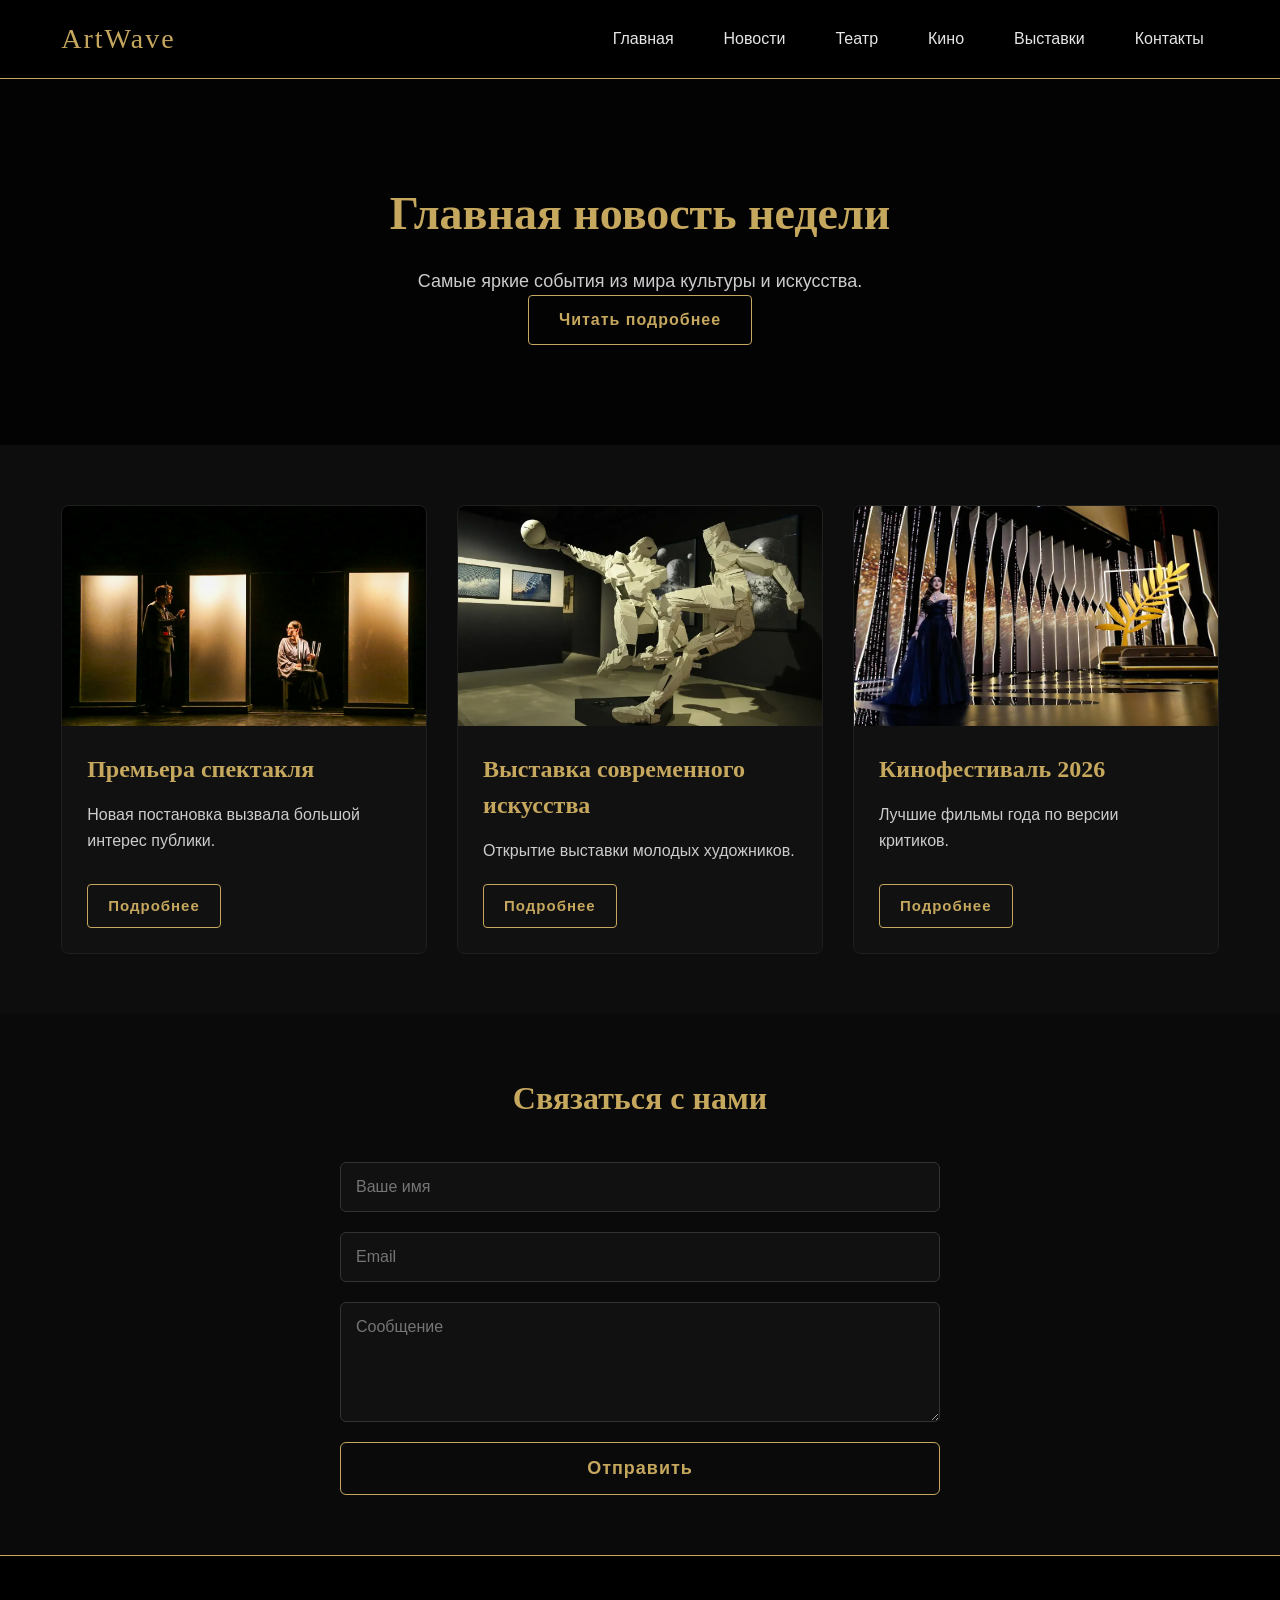
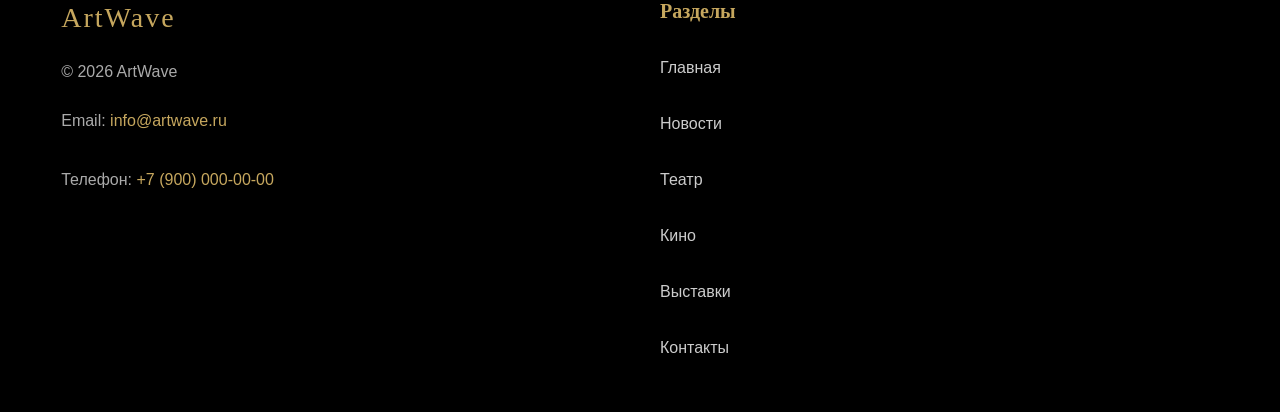
<file: index.html>
<!DOCTYPE html>
<html lang="ru">
<head>
    <meta charset="UTF-8">
    <meta name="viewport" content="width=device-width, initial-scale=1.0">
    <title>ArtWave — Новости культуры и искусства</title>
    <link rel="stylesheet" href="style.css">
     <link rel"=icon" type"=image/svg+xml" href"=favicon.svg">
    <meta property="og:title" content="ArtWave — Новости культуры и искусства">
    <meta property="og:description" content="Актуальные новости театра, кино и выставок. Обзоры событий, премьеры, интервью.">
    <meta property="og:image" content="images/выст.webp">
    <meta property="og:url" content="index.html">
    <meta property="og:type" content="website">
    <meta property="og:site_name" content="ArtWave">
    <meta property="og:locale" content="ru_RU">
<!-- Google tag (gtag.js) -->
<script async src="https://www.googletagmanager.com/gtag/js?id=G-Y18F6R3D1X"></script>
<script>
  window.dataLayer = window.dataLayer || [];
  function gtag(){dataLayer.push(arguments);}
  gtag('js', new Date());

  gtag('config', 'G-Y18F6R3D1X');
</script>
    <!-- СТРУКТУРИРОВАННЫЕ ДАННЫЕ (JSON-LD) -->
    <script type="application/ld+json">
    {
      "@context": "https://schema.org",
      "@type": "LocalBusiness",
      "name": "ArtWave",
      "description": "Новостной портал о культуре и искусстве: театр, кино, выставки.",
      "url": "index.html",
      "logo": "images/logo.png",
      "image": "images/выст.webp",
      "telephone": "+7-900-000-00-00",
      "email": "info@artwave.ru",
      "address": {
        "@type": "PostalAddress",
        "addressLocality": "Москва",
        "addressCountry": "RU"
      },
      "openingHoursSpecification": [
        {
          "@type": "OpeningHoursSpecification",
          "dayOfWeek": ["Monday", "Tuesday", "Wednesday", "Thursday", "Friday"],
          "opens": "09:00",
          "closes": "18:00"
        }
      ],
      "sameAs": [
        "https://vk.com/artwave",
        "https://t.me/artwave"
      ]
    }
    </script>
</head>
<body>

<!-- Yandex.Metrika counter -->
<script type="text/javascript">
    (function(m,e,t,r,i,k,a){
        m[i]=m[i]||function(){(m[i].a=m[i].a||[]).push(arguments)};
        m[i].l=1*new Date();
        for (var j = 0; j < document.scripts.length; j++) {if (document.scripts[j].src === r) { return; }}
        k=e.createElement(t),a=e.getElementsByTagName(t)[0],k.async=1,k.src=r,a.parentNode.insertBefore(k,a)
    })(window, document,'script','https://mc.yandex.ru/metrika/tag.js?id=108261223', 'ym');

    ym(108261223, 'init', {ssr:true, webvisor:true, clickmap:true, ecommerce:"dataLayer", referrer: document.referrer, url: location.href, accurateTrackBounce:true, trackLinks:true});
</script>
<noscript><div><img src="https://mc.yandex.ru/watch/108261223" style="position:absolute; left:-9999px;" alt="" /></div></noscript>
<!-- /Yandex.Metrika counter -->



<header>
    <div class="container header-container">
        <a href="index.html" class="logo">ArtWave</a>
        
        <!-- Кнопка-бургер (появляется на мобильных) -->
        <button class="burger-menu" id="burger-menu" aria-label="Меню" aria-expanded="false">
            <span></span>
            <span></span>
            <span></span>
        </button>

        <!-- Навигация (будет скрыта на мобильных по умолчанию) -->
        <nav class="main-nav" id="main-nav">
            <ul class="nav-menu">
                <li><a href="index.html">Главная</a></li>
                <li><a href="article.html">Новости</a></li>
                <li><a href="theatre.html">Театр</a></li>
                <li><a href="cinema.html">Кино</a></li>
                <li><a href="exhibition.html">Выставки</a></li>
                <li><a href="#contacts">Контакты</a></li>
            </ul>
        </nav>
    </div>
</header>

<main>

<section class="hero">
    <div class="container">
        <h2>Главная новость недели</h2>
        <p>Самые яркие события из мира культуры и искусства.</p>
        <a href="article.html" class="btn">Читать подробнее</a>
    </div>
</section>

<section class="articles">
    <div class="container grid">
        
        <!-- Карточка 1: Театр-->
        <article class="card">
            <img srcset="Постановка.jpg 320w,
                         Постановка.jpg 480w,
                         Постановка.jpg 800w"
                 sizes="(max-width: 320px) 280px,
                        (max-width: 480px) 440px,
                        800px"
                 src="Постановка.jpg"
                 alt="Театральная постановка"
                 loading="lazy"
                 class="lazy-image">
            <div class="card-content">
                <h3>Премьера спектакля</h3>
                <p>Новая постановка вызвала большой интерес публики.</p>
                <a href="theatre.html" class="btn-small">Подробнее</a>
            </div>
        </article>

        <!-- Карточка 2: Выставка -->
        <article class="card">
            <img srcset="Выставка.webp 320w,
                         Выставка.webp 480w,
                         Выставка.webp 800w"
                 sizes="(max-width: 320px) 280px,
                        (max-width: 480px) 440px,
                        800px"
                 src="Выставка.webp"
                 alt="Выставка искусства"
                 loading="lazy"
                 class="lazy-image">
            <div class="card-content">
                <h3>Выставка современного искусства</h3>
                <p>Открытие выставки молодых художников.</p>
                <a href="exhibition.html" class="btn-small">Подробнее</a>
            </div>
        </article>

        <!-- Карточка 3: Кино-->
        <article class="card">
            <img srcset="Кинофестиваль.webp 320w,
                         Кинофестиваль.webp 480w,
                         Кинофестиваль.webp 800w"
                 sizes="(max-width: 320px) 280px,
                        (max-width: 480px) 440px,
                        800px"
                 src="Кинофестиваль.webp"
                 alt="Кинофестиваль"
                 loading="lazy"
                 class="lazy-image">
            <div class="card-content">
                <h3>Кинофестиваль 2026</h3>
                <p>Лучшие фильмы года по версии критиков.</p>
                <a href="cinema.html" class="btn-small">Подробнее</a>
            </div>
        </article>
        
    </div>
</section>

<section class="contact">
    <div class="container">
        <h2>Связаться с нами</h2>
        <form>
            <input type="text" placeholder="Ваше имя" required>
            <input type="email" placeholder="Email" required>
            <textarea placeholder="Сообщение" required></textarea>
            <button type="submit">Отправить</button>
        </form>
    </div>
</section>

</main>

<footer id="contacts">
    <div class="container">
        <div class="footer-grid" itemscope itemtype="https://schema.org/Organization">
           
            <div class="footer-contacts">
                <div class="footer-logo">
                    <a href="index.html" class="logo">ArtWave</a>
                </div>
                
                <p>© 2026 <span itemprop="name">ArtWave</span></p>
                <p>Email: <a href="mailto:info@artwave.ru" itemprop="email">info@artwave.ru</a></p>
                <p>Телефон: <a href="tel:+79000000000" itemprop="telephone">+7 (900) 000-00-00</a></p>
                
                <meta itemprop="openingHours" content="Mo-Fr 09:00-18:00">
                <meta itemprop="address" content="Москва, Россия">
            </div>
            
            <div class="footer-menu">
                <h4>Разделы</h4>
                <ul>
                    <li><a href="index.html">Главная</a></li>
                    <li><a href="article.html">Новости</a></li>
                    <li><a href="theatre.html">Театр</a></li>
                    <li><a href="cinema.html">Кино</a></li>
                    <li><a href="exhibition.html">Выставки</a></li>
                    <li><a href="#contacts">Контакты</a></li>
                </ul>
            </div>
        </div>
    </div>
</footer>

<!-- СКРИПТЫ -->
<script>
    // Поддержка lazy loading для старых браузеров
    if ('loading' in HTMLImageElement.prototype) {
        const images = document.querySelectorAll('img[loading="lazy"]');
        images.forEach(img => {
            img.src = img.src;
        });
    } else {
        const script = document.createElement('script');
        script.src = 'https://cdnjs.cloudflare.com/ajax/libs/lazysizes/5.3.2/lazysizes.min.js';
        document.body.appendChild(script);
    }
</script>
 <script>
    document.addEventListener('DOMContentLoaded', function() {
        const burger = document.getElementById('burger-menu');
        const nav = document.getElementById('main-nav');

        if (burger && nav) {
            burger.addEventListener('click', function() {
              
                nav.classList.toggle('active');
                burger.classList.toggle('active');
                
              
                const isExpanded = burger.classList.contains('active');
                burger.setAttribute('aria-expanded', isExpanded);
            });

    
            const navLinks = nav.querySelectorAll('a');
            navLinks.forEach(link => {
                link.addEventListener('click', () => {
                    nav.classList.remove('active');
                    burger.classList.remove('active');
                    burger.setAttribute('aria-expanded', 'false');
                });
            });

          
        }
    });
</script>

</body>
</html>
</file>
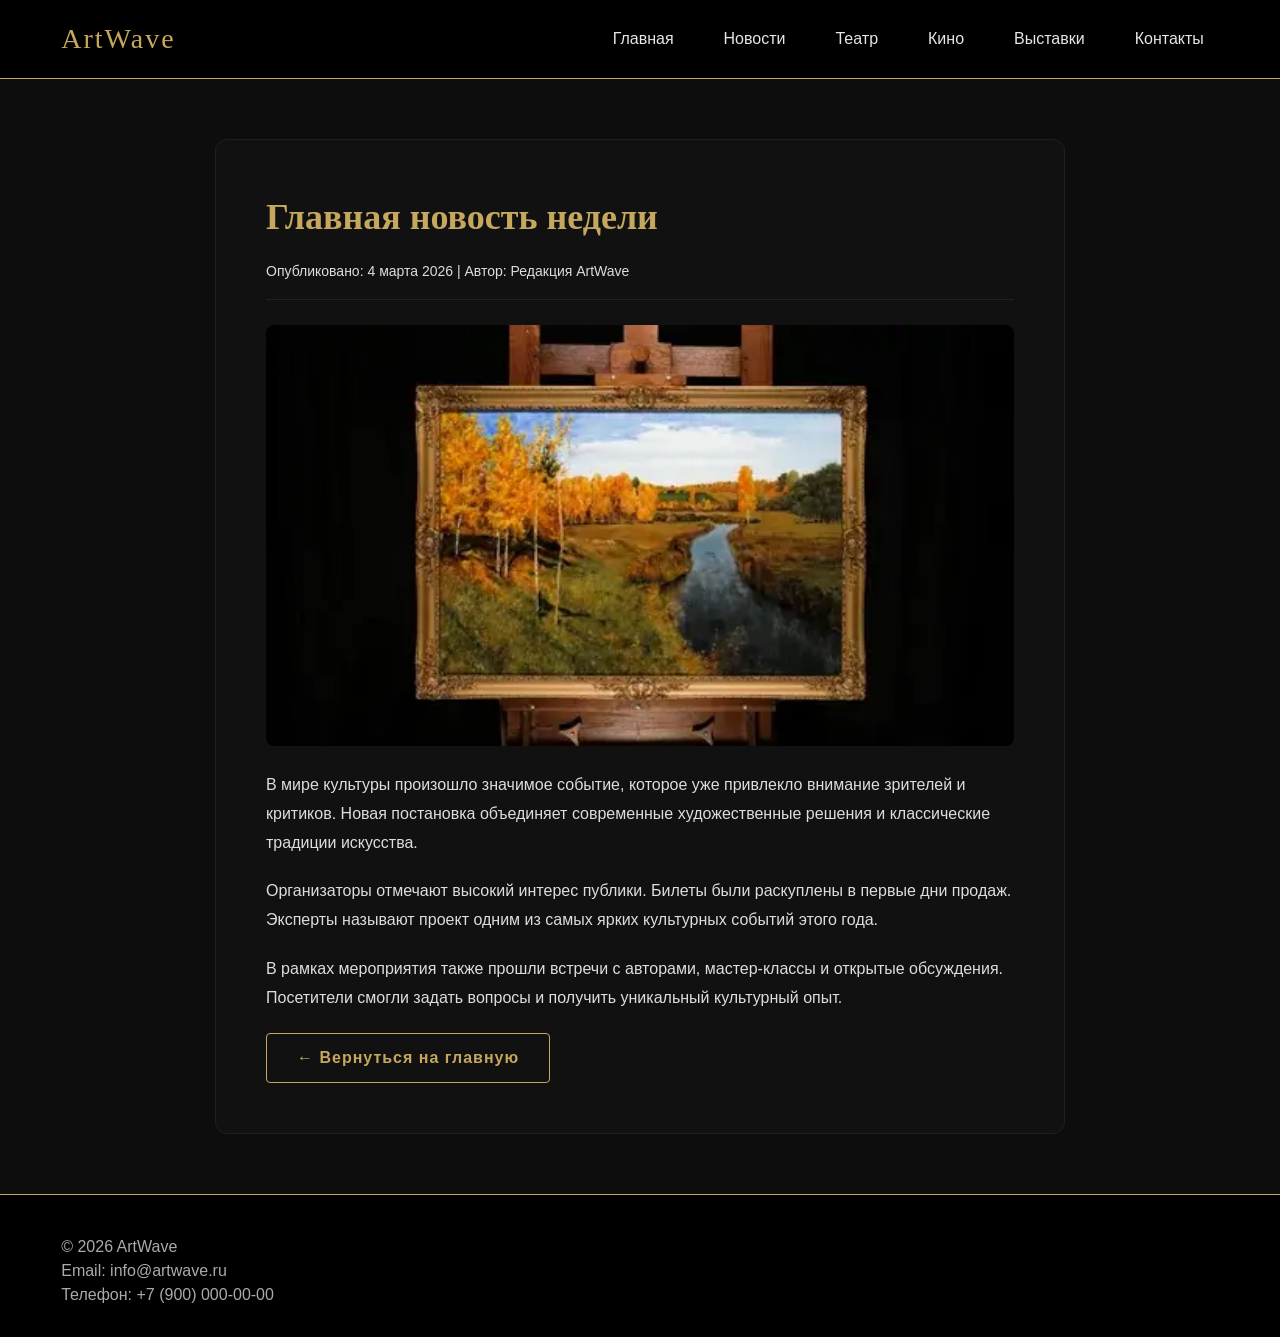
<file: article.html>
<!DOCTYPE html>
<html lang="ru">
<head>
    <meta charset="UTF-8">
    <meta name="viewport" content="width=device-width, initial-scale=1.0">
    <title>Главная новость недели — ArtWave</title>
    <link rel="stylesheet" href="style.css">
    <link rel"=icon" type"=image/svg+xml" href"=favicon.svg">
    <meta property="og:title" content="Главная новость недели: подробности | ArtWave">
    <meta property="og:description" content="Читайте подробности главного культурного события недели: репортаж, мнения критиков, фото.">
    <meta property="og:image" content="http://127.0.0.1:5500/images/кар.webp">
    <meta property="og:url" content="http://127.0.0.1:5500/article.html">
    <meta property="og:type" content="article">
    <meta property="og:site_name" content="ArtWave">
    <meta property="og:locale" content="ru_RU">
    <meta property="article:published_time" content="2026-03-04">
    <meta property="article:author" content="Редакция ArtWave">
</head>
<body>

<header>
    <div class="container header-container">
        <a href="index.html" class="logo">ArtWave</a>
        
        <!-- Кнопка-бургер (появляется на мобильных) -->
        <button class="burger-menu" id="burger-menu" aria-label="Меню" aria-expanded="false">
            <span></span>
            <span></span>
            <span></span>
        </button>

        <!-- Навигация (будет скрыта на мобильных по умолчанию) -->
        <nav class="main-nav" id="main-nav">
            <ul class="nav-menu">
                <li><a href="index.html">Главная</a></li>
                <li><a href="article.html">Новости</a></li>
                <li><a href="theatre.html">Театр</a></li>
                <li><a href="cinema.html">Кино</a></li>
                <li><a href="exhibition.html">Выставки</a></li>
                <li><a href="#contacts">Контакты</a></li>
            </ul>
        </nav>
    </div>
</header>

<main class="article-page">

    <div class="container">
            <article class="full-article" itemscope itemtype="https://schema.org/NewsArticle">
    <h1 itemprop="headline">Главная новость недели</h1>

    <p class="article-meta">
        Опубликовано: <time itemprop="datePublished" datetime="2026-03-04">4 марта 2026</time> |
        Автор: <span itemprop="author" itemscope itemtype="https://schema.org/Person">
                 <span itemprop="name">Редакция ArtWave</span>
               </span>
    </p>

   <img src="События.webp" 
     srcset="События.webp 320w,
             События.webp 480w,
             События.webp 800w,
             События.webp 1200w"
     sizes="(max-width: 320px) 300px,
            (max-width: 480px) 460px,
            (max-width: 768px) 720px,
            (max-width: 1024px) 900px,
            1200px"
     alt="Сцена с мероприятия — главная новость недели"
     class="article-image"
     loading="lazy">
   <div itemprop="articleBody">
            <p>
                В мире культуры произошло значимое событие, которое уже
                привлекло внимание зрителей и критиков. Новая постановка
                объединяет современные художественные решения и
                классические традиции искусства.
            </p>

            <p>
                Организаторы отмечают высокий интерес публики.
                Билеты были раскуплены в первые дни продаж.
                Эксперты называют проект одним из самых ярких культурных
                событий этого года.
            </p>

            <p>
                В рамках мероприятия также прошли встречи с авторами,
                мастер-классы и открытые обсуждения.
                Посетители смогли задать вопросы и получить
                уникальный культурный опыт.
            </p>

            <a href="index.html" class="btn">← Вернуться на главную</a>
</div>
        </article>

    </div>

</main>

<footer>
    <div class="container footer-container">
        <p>© 2026 ArtWave</p>
        <p>Email: info@artwave.ru</p>
        <p>Телефон: +7 (900) 000-00-00</p>
    </div>
</footer>
<script type="application/ld+json">
    {
      "@context": "https://schema.org",
      "@type": "Article",
      "headline": "Главная новость недели",
      "datePublished": "2026-03-04T12:00:00+03:00",
      "dateModified": "2026-03-04T18:30:00+03:00",
      "author": {
        "@type": "Person",
        "name": "Редакция ArtWave"
      },
      "description": "Репортаж с главного культурного события недели: подробности, мнения критиков и фотоотчет.",
      "image": {
        "@type": "ImageObject",
        "url": "http://127.0.0.1:5500/images/кар.webp",
        "caption": "Сцена с мероприятия — главная новость недели"
      },
      "articleBody": "В мире культуры произошло значимое событие, которое уже привлекло внимание зрителей и критиков. Новая постановка объединяет современные художественные решения и классические традиции искусства. Организаторы отмечают высокий интерес публики. Билеты были раскуплены в первые дни продаж. Эксперты называют проект одним из самых ярких культурных событий этого года. В рамках мероприятия также прошли встречи с авторами, мастер-классы и открытые обсуждения. Посетители смогли задать вопросы и получить уникальный культурный опыт.",
      "mainEntityOfPage": {
        "@type": "WebPage",
        "@id": "http://127.0.0.1:5500/article.html"
      }
    }
    </script>
    <script>
    document.addEventListener('DOMContentLoaded', function() {
        const burger = document.getElementById('burger-menu');
        const nav = document.getElementById('main-nav');

        if (burger && nav) {
            burger.addEventListener('click', function() {
              
                nav.classList.toggle('active');
                burger.classList.toggle('active');
                
              
                const isExpanded = burger.classList.contains('active');
                burger.setAttribute('aria-expanded', isExpanded);
            });

    
            const navLinks = nav.querySelectorAll('a');
            navLinks.forEach(link => {
                link.addEventListener('click', () => {
                    nav.classList.remove('active');
                    burger.classList.remove('active');
                    burger.setAttribute('aria-expanded', 'false');
                });
            });

          
        }
    });
</script>

</body>
</html>
</file>
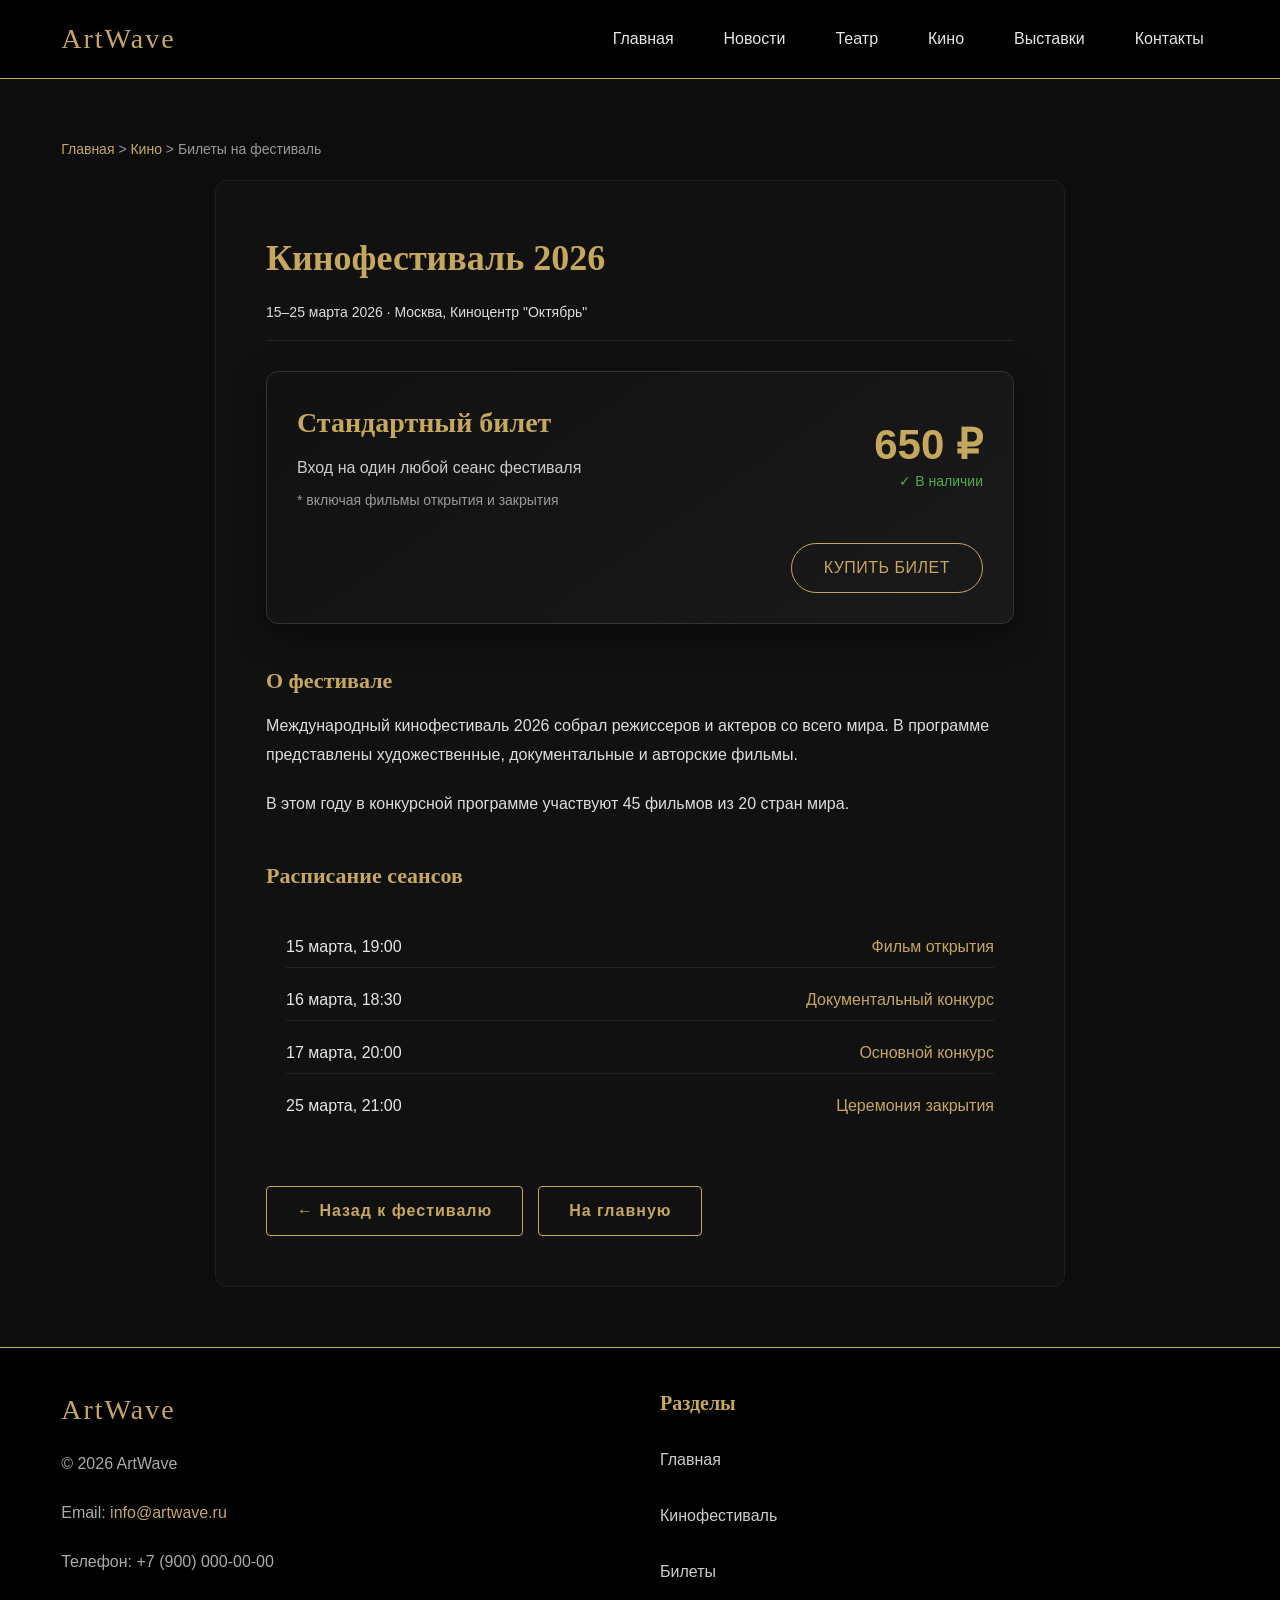
<file: cinema-ticket.html>
<!DOCTYPE html>
<html lang="ru">
<head>
    <meta charset="UTF-8">
    <meta name="viewport" content="width=device-width, initial-scale=1.0">
    <title>Билеты на Кинофестиваль 2026 — ArtWave</title>
    <link rel="stylesheet" href="style.css">
     <link rel"=icon" type"=image/svg+xml" href"=favicon.svg">
    <!-- Open Graph мета-теги -->
    <meta property="og:title" content="Билеты на Кинофестиваль 2026 | ArtWave">
    <meta property="og:description" content="Официальные билеты на показы международного кинофестиваля.">
    <meta property="og:image" content="http://127.0.0.1:5500/images/Кинофестиваль.jpg">
    <meta property="og:url" content="http://127.0.0.1:5500/cinema-ticket.html">
    <meta property="og:type" content="product">
    
    <!-- Структурированные данные для билетов -->
    <script type="application/ld+json">
    {
      "@context": "https://schema.org",
      "@type": "Product",
      "name": "Билет на Кинофестиваль 2026",
      "description": "Входной билет на один сеанс международного кинофестиваля.",
      "image": "http://127.0.0.1:5500/images/Кинофестиваль.jpg",
      "offers": {
        "@type": "Offer",
        "price": "650",
        "priceCurrency": "RUB",
        "availability": "https://schema.org/InStock",
        "url": "http://127.0.0.1:5500/cinema-ticket.html"
      },
      "aggregateRating": {
        "@type": "AggregateRating",
        "ratingValue": "4.7",
        "reviewCount": "156"
      }
    }
    </script>
</head>
<body>

<header>
    <div class="container header-container">
        <a href="index.html" class="logo">ArtWave</a>
        
        <!-- Кнопка-бургер (появляется на мобильных) -->
        <button class="burger-menu" id="burger-menu" aria-label="Меню" aria-expanded="false">
            <span></span>
            <span></span>
            <span></span>
        </button>

        <!-- Навигация (будет скрыта на мобильных по умолчанию) -->
        <nav class="main-nav" id="main-nav">
            <ul class="nav-menu">
                <li><a href="index.html">Главная</a></li>
                <li><a href="article.html">Новости</a></li>
                <li><a href="theatre.html">Театр</a></li>
                <li><a href="cinema.html">Кино</a></li>
                <li><a href="exhibition.html">Выставки</a></li>
                <li><a href="#contacts">Контакты</a></li>
            </ul>
        </nav>
    </div>
</header>

<main class="article-page">
    <div class="container">
        <!-- Хлебные крошки -->
        <div style="margin-bottom: 20px; color: #999; font-size: 14px;">
            <a href="index.html" style="color: #c6a75e; text-decoration: none;">Главная</a> > 
            <a href="cinema.html" style="color: #c6a75e; text-decoration: none;">Кино</a> > 
            <span>Билеты на фестиваль</span>
        </div>
        
        <article class="full-article">
            <h1>Кинофестиваль 2026</h1>
            <p class="article-meta">15–25 марта 2026 · Москва, Киноцентр "Октябрь"</p>

          

            <!-- Один вариант билета -->
            <div style="background: linear-gradient(145deg, #111111, #1a1a1a); border: 1px solid #333; border-radius: 12px; padding: 30px; margin: 30px 0; box-shadow: 0 10px 30px rgba(0,0,0,0.5);">
                
                <div style="display: flex; justify-content: space-between; align-items: center; flex-wrap: wrap;">
                    <div>
                        <h2 style="color: #c6a75e; margin: 0 0 10px 0; font-size: 28px;">Стандартный билет</h2>
                        <p style="color: #ccc; margin: 0; font-size: 16px;">Вход на один любой сеанс фестиваля</p>
                        <p style="color: #999; margin: 5px 0 0 0; font-size: 14px;">* включая фильмы открытия и закрытия</p>
                    </div>
                    <div style="text-align: right;">
                        <div style="font-size: 42px; color: #c6a75e; font-weight: 700; line-height: 1;">650 ₽</div>
                        <div style="color: #4caf50; font-size: 14px; margin-top: 5px;">✓ В наличии</div>
                    </div>
                </div>
                
                <!-- Маленькая красивая кнопка -->
                <div style="margin-top: 30px; text-align: right;">
                    <a href="#" onclick="alert('Билет добавлен в корзину'); return false;" style="
                        display: inline-block;
                        background-color: transparent;
                        color: #c6a75e;
                        border: 1px solid #c6a75e;
                        padding: 12px 32px;
                        font-size: 16px;
                        font-weight: 500;
                        letter-spacing: 0.5px;
                        text-transform: uppercase;
                        text-decoration: none;
                        border-radius: 30px;
                        transition: all 0.3s ease;
                        cursor: pointer;
                        " 
                        onmouseover="this.style.backgroundColor='#c6a75e'; this.style.color='#000';"
                        onmouseout="this.style.backgroundColor='transparent'; this.style.color='#c6a75e';">
                        Купить билет
                    </a>
                </div>
            </div>

            <!-- Информация о фестивале -->
            <div style="margin: 40px 0;">
                <h3 style="color: #c6a75e; margin-bottom: 15px;">О фестивале</h3>
                <p>Международный кинофестиваль 2026 собрал режиссеров и актеров со всего мира. В программе представлены художественные, документальные и авторские фильмы.</p>
                <p>В этом году в конкурсной программе участвуют 45 фильмов из 20 стран мира.</p>
            </div>

            <!-- Расписание -->
            <h3 style="color: #c6a75e; margin: 30px 0 15px 0;">Расписание сеансов</h3>
            <div style="background: #111; border-radius: 8px; padding: 20px; margin-bottom: 30px;">
                <div style="display: grid; gap: 12px;">
                    <div style="display: flex; justify-content: space-between; padding: 8px 0; border-bottom: 1px solid #222;">
                        <span>15 марта, 19:00</span>
                        <span style="color: #c6a75e;">Фильм открытия</span>
                    </div>
                    <div style="display: flex; justify-content: space-between; padding: 8px 0; border-bottom: 1px solid #222;">
                        <span>16 марта, 18:30</span>
                        <span style="color: #c6a75e;">Документальный конкурс</span>
                    </div>
                    <div style="display: flex; justify-content: space-between; padding: 8px 0; border-bottom: 1px solid #222;">
                        <span>17 марта, 20:00</span>
                        <span style="color: #c6a75e;">Основной конкурс</span>
                    </div>
                    <div style="display: flex; justify-content: space-between; padding: 8px 0;">
                        <span>25 марта, 21:00</span>
                        <span style="color: #c6a75e;">Церемония закрытия</span>
                    </div>
                </div>
            </div>

            <!-- Навигация -->
            <div style="margin-top: 40px; display: flex; gap: 15px;">
                <a href="cinema.html" class="btn" style="border-color: #c6a75e; color: #c6a75e;">← Назад к фестивалю</a>
                <a href="index.html" class="btn" style="border-color: #c6a75e; color: #c6a75e;">На главную</a>
            </div>
        </article>
    </div>
</main>

<footer id="contacts">
    <div class="container footer-container">
        <div class="footer-grid">
            <div class="footer-contacts">
                <div class="footer-logo">
                    <a href="index.html" class="logo">ArtWave</a>
                </div>
                <p>© 2026 ArtWave</p>
                <p>Email: <a href="mailto:info@artwave.ru">info@artwave.ru</a></p>
                <p>Телефон: +7 (900) 000-00-00</p>
            </div>
            
            <div class="footer-menu">
                <h4>Разделы</h4>
                <ul>
                    <li><a href="index.html">Главная</a></li>
                    <li><a href="cinema.html">Кинофестиваль</a></li>
                    <li><a href="cinema-ticket.html">Билеты</a></li>
                </ul>
            </div>
        </div>
    </div>
</footer>
 <script>
    document.addEventListener('DOMContentLoaded', function() {
        const burger = document.getElementById('burger-menu');
        const nav = document.getElementById('main-nav');

        if (burger && nav) {
            burger.addEventListener('click', function() {
              
                nav.classList.toggle('active');
                burger.classList.toggle('active');
                
              
                const isExpanded = burger.classList.contains('active');
                burger.setAttribute('aria-expanded', isExpanded);
            });

    
            const navLinks = nav.querySelectorAll('a');
            navLinks.forEach(link => {
                link.addEventListener('click', () => {
                    nav.classList.remove('active');
                    burger.classList.remove('active');
                    burger.setAttribute('aria-expanded', 'false');
                });
            });

          
        }
    });
</script>
</body>
</html>
</file>
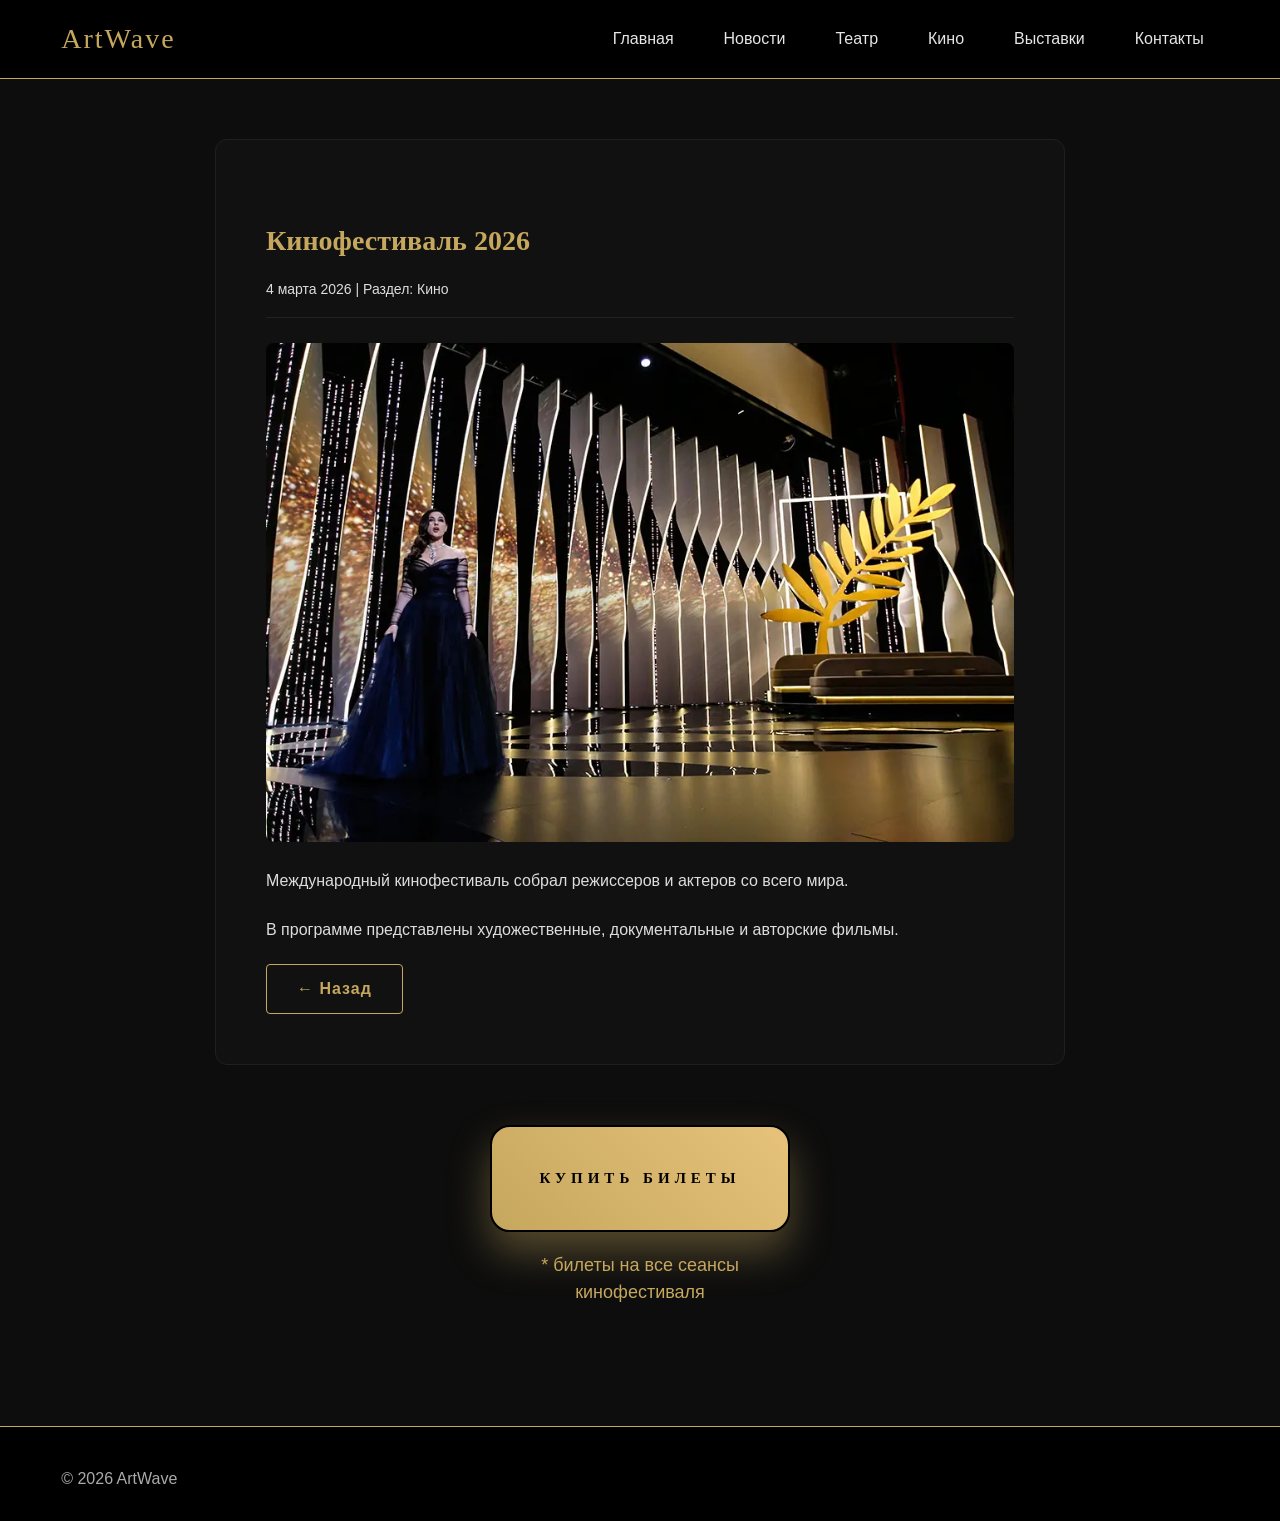
<file: cinema.html>
<!DOCTYPE html>
<html lang="ru">
<head>
    <meta charset="UTF-8">
    <meta name="viewport" content="width=device-width, initial-scale=1.0">
    <title>Кинофестиваль 2026 — ArtWave</title>
    <link rel="stylesheet" href="style.css">
     <link rel"=icon" type"=image/svg+xml" href"=favicon.svg">
    <meta property="og:title" content="Кинофестиваль 2026: итоги и победители | ArtWave">
<meta property="og:description" content="Обзор международного кинофестиваля 2026: лучшие фильмы, интервью с режиссерами.">
<meta property="og:image" content="http://127.0.0.1:5500/images/754950434963085.jpg">
<meta property="og:url" content="http://127.0.0.1:5500/cinema.html">
<meta property="og:type" content="article">
<meta property="og:site_name" content="ArtWave">
<meta property="og:locale" content="ru_RU">
<meta property="article:published_time" content="2026-03-04">
</head>
<body>

<header>
    <div class="container header-container">
        <a href="index.html" class="logo">ArtWave</a>
        
        <!-- Кнопка-бургер (появляется на мобильных) -->
        <button class="burger-menu" id="burger-menu" aria-label="Меню" aria-expanded="false">
            <span></span>
            <span></span>
            <span></span>
        </button>

        <!-- Навигация (будет скрыта на мобильных по умолчанию) -->
        <nav class="main-nav" id="main-nav">
            <ul class="nav-menu">
                <li><a href="index.html">Главная</a></li>
                <li><a href="article.html">Новости</a></li>
                <li><a href="theatre.html">Театр</a></li>
                <li><a href="cinema.html">Кино</a></li>
                <li><a href="exhibition.html">Выставки</a></li>
                <li><a href="#contacts">Контакты</a></li>
            </ul>
        </nav>
    </div>
</header>

<main class="article-page">
    <div class="container">
        <article class="full-article">
            <h2>Кинофестиваль 2026</h2>
            <p class="article-meta">4 марта 2026 | Раздел: Кино</p>

            <img src="Кинофестиваль.webp" 
                 alt="Кинофестиваль">

            <p>
                Международный кинофестиваль собрал режиссеров
                и актеров со всего мира.
            </p>

            <p>
                В программе представлены художественные,
                документальные и авторские фильмы.
            </p>

            <a href="index.html" class="btn">← Назад</a>
        </article>
    </div>
    <!-- ОГРОМНАЯ КНОПКА КУПИТЬ БИЛЕТЫ -->
<div style="margin: 60px auto; max-width: 300px; text-align: center;">
    <a href="cinema-ticket.html" style="
        display: block;
        background: linear-gradient(45deg, #c6a75e, #e6c27a);
        color: #000;
        font-size: 15px;
        font-weight: 900;
        text-transform: uppercase;
        letter-spacing: 5px;
        padding: 40px 20px;
        border-radius: 20px;
        text-decoration: none;
        box-shadow: 0 20px 40px rgba(198, 167, 94, 0.4);
        border: 2px solid #000000;
        transition: all 0.3s ease;
        font-family: 'Playfair Display', serif;
        " 
        onmouseover="this.style.transform='scale(1.02)'; this.style.boxShadow='0 30px 50px rgba(198, 167, 94, 0.6)';"
        onmouseout="this.style.transform='scale(1)'; this.style.boxShadow='0 20px 40px rgba(198, 167, 94, 0.4)';">
        КУПИТЬ БИЛЕТЫ 
    </a>
    <p style="color: #c6a75e; margin-top: 20px; font-size: 18px;">* билеты на все сеансы кинофестиваля</p>
</div>
</main>

<footer>
    <div class="container footer-container">
        <p>© 2026 ArtWave</p>
    </div>
</footer>
 <script>
    document.addEventListener('DOMContentLoaded', function() {
        const burger = document.getElementById('burger-menu');
        const nav = document.getElementById('main-nav');

        if (burger && nav) {
            burger.addEventListener('click', function() {
              
                nav.classList.toggle('active');
                burger.classList.toggle('active');
                
              
                const isExpanded = burger.classList.contains('active');
                burger.setAttribute('aria-expanded', isExpanded);
            });

    
            const navLinks = nav.querySelectorAll('a');
            navLinks.forEach(link => {
                link.addEventListener('click', () => {
                    nav.classList.remove('active');
                    burger.classList.remove('active');
                    burger.setAttribute('aria-expanded', 'false');
                });
            });

          
        }
    });
</script>

</body>
</html>
</file>
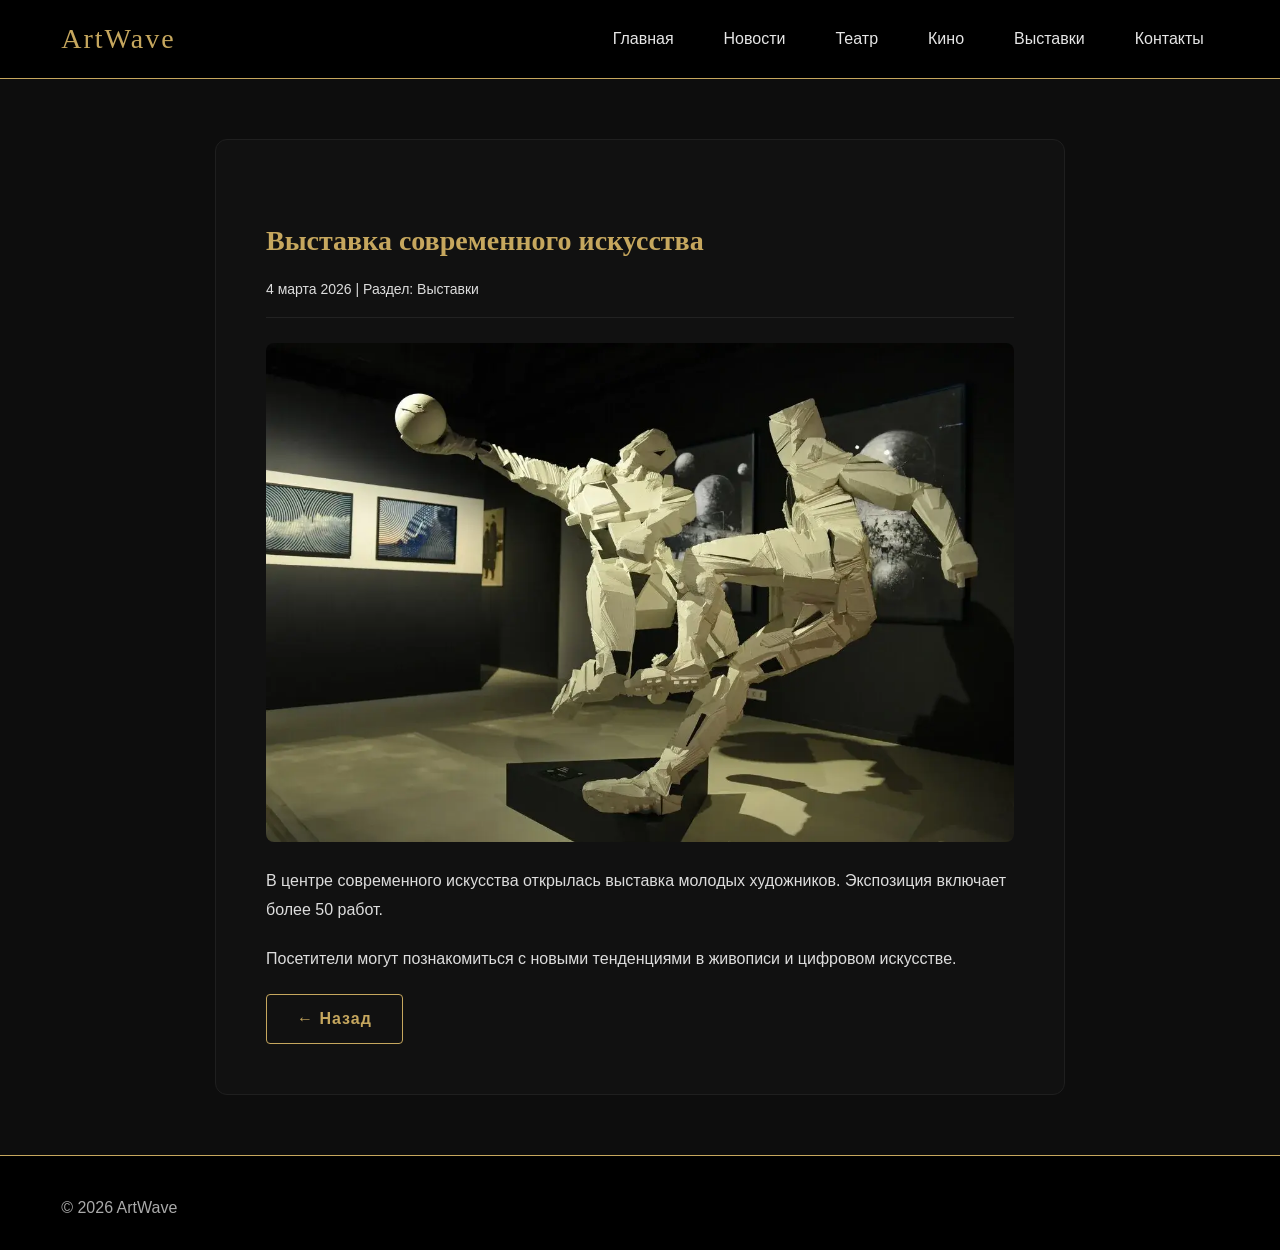
<file: exhibition.html>
<!DOCTYPE html>
<html lang="ru">
<head>
    <meta charset="UTF-8">
    <meta name="viewport" content="width=device-width, initial-scale=1.0">
    <title>Выставка современного искусства — ArtWave</title>
    <link rel="stylesheet" href="style.css">
     <link rel"=icon" type"=image/svg+xml" href"=favicon.svg">
    <meta property="og:title" content="Выставка современного искусства: молодые художники | ArtWave">
<meta property="og:description" content="Открытие выставки: работы молодых художников, новые тенденции, цифровое искусство.">
<meta property="og:image" content="http://127.0.0.1:5500/images/выст.webp">
<meta property="og:url" content="http://127.0.0.1:5500/exhibition.html">
<meta property="og:type" content="article">
<meta property="og:site_name" content="ArtWave">
<meta property="og:locale" content="ru_RU">
<meta property="article:published_time" content="2026-03-04">
</head>
<body>
<!-- Google tag (gtag.js) -->
<script async src="https://www.googletagmanager.com/gtag/js?id=G-Y18F6R3D1X"></script>
<script>
  window.dataLayer = window.dataLayer || [];
  function gtag(){dataLayer.push(arguments);}
  gtag('js', new Date());

  gtag('config', 'G-Y18F6R3D1X');
</script>
<!-- Yandex.Metrika counter -->
<script type="text/javascript">
    (function(m,e,t,r,i,k,a){
        m[i]=m[i]||function(){(m[i].a=m[i].a||[]).push(arguments)};
        m[i].l=1*new Date();
        for (var j = 0; j < document.scripts.length; j++) {if (document.scripts[j].src === r) { return; }}
        k=e.createElement(t),a=e.getElementsByTagName(t)[0],k.async=1,k.src=r,a.parentNode.insertBefore(k,a)
    })(window, document,'script','https://mc.yandex.ru/metrika/tag.js?id=108261223', 'ym');

    ym(108261223, 'init', {ssr:true, webvisor:true, clickmap:true, ecommerce:"dataLayer", referrer: document.referrer, url: location.href, accurateTrackBounce:true, trackLinks:true});
</script>
<noscript><div><img src="https://mc.yandex.ru/watch/108261223" style="position:absolute; left:-9999px;" alt="" /></div></noscript>
<!-- /Yandex.Metrika counter -->



<header>
    <div class="container header-container">
        <a href="index.html" class="logo">ArtWave</a>
        
        <!-- Кнопка-бургер (появляется на мобильных) -->
        <button class="burger-menu" id="burger-menu" aria-label="Меню" aria-expanded="false">
            <span></span>
            <span></span>
            <span></span>
        </button>

        <!-- Навигация (будет скрыта на мобильных по умолчанию) -->
        <nav class="main-nav" id="main-nav">
            <ul class="nav-menu">
                <li><a href="index.html">Главная</a></li>
                <li><a href="article.html">Новости</a></li>
                <li><a href="theatre.html">Театр</a></li>
                <li><a href="cinema.html">Кино</a></li>
                <li><a href="exhibition.html">Выставки</a></li>
                <li><a href="#contacts">Контакты</a></li>
            </ul>
        </nav>
    </div>
</header>

<main class="article-page">
    <div class="container">
        <article class="full-article">
            <h2>Выставка современного искусства</h2>
            <p class="article-meta">4 марта 2026 | Раздел: Выставки</p>

            <img src="Выставка.webp" 
                 alt="Выставка искусства">

            <p>
                В центре современного искусства открылась выставка
                молодых художников. Экспозиция включает более 50 работ.
            </p>

            <p>
                Посетители могут познакомиться с новыми тенденциями
                в живописи и цифровом искусстве.
            </p>

            <a href="index.html" class="btn">← Назад</a>
        </article>
    </div>
</main>

<footer>
    <div class="container footer-container">
        <p>© 2026 ArtWave</p>
    </div>
</footer>
 <script>
    document.addEventListener('DOMContentLoaded', function() {
        const burger = document.getElementById('burger-menu');
        const nav = document.getElementById('main-nav');

        if (burger && nav) {
            burger.addEventListener('click', function() {
              
                nav.classList.toggle('active');
                burger.classList.toggle('active');
                
              
                const isExpanded = burger.classList.contains('active');
                burger.setAttribute('aria-expanded', isExpanded);
            });

    
            const navLinks = nav.querySelectorAll('a');
            navLinks.forEach(link => {
                link.addEventListener('click', () => {
                    nav.classList.remove('active');
                    burger.classList.remove('active');
                    burger.setAttribute('aria-expanded', 'false');
                });
            });

          
        }
    });
</script>

</body>
</html>
</file>
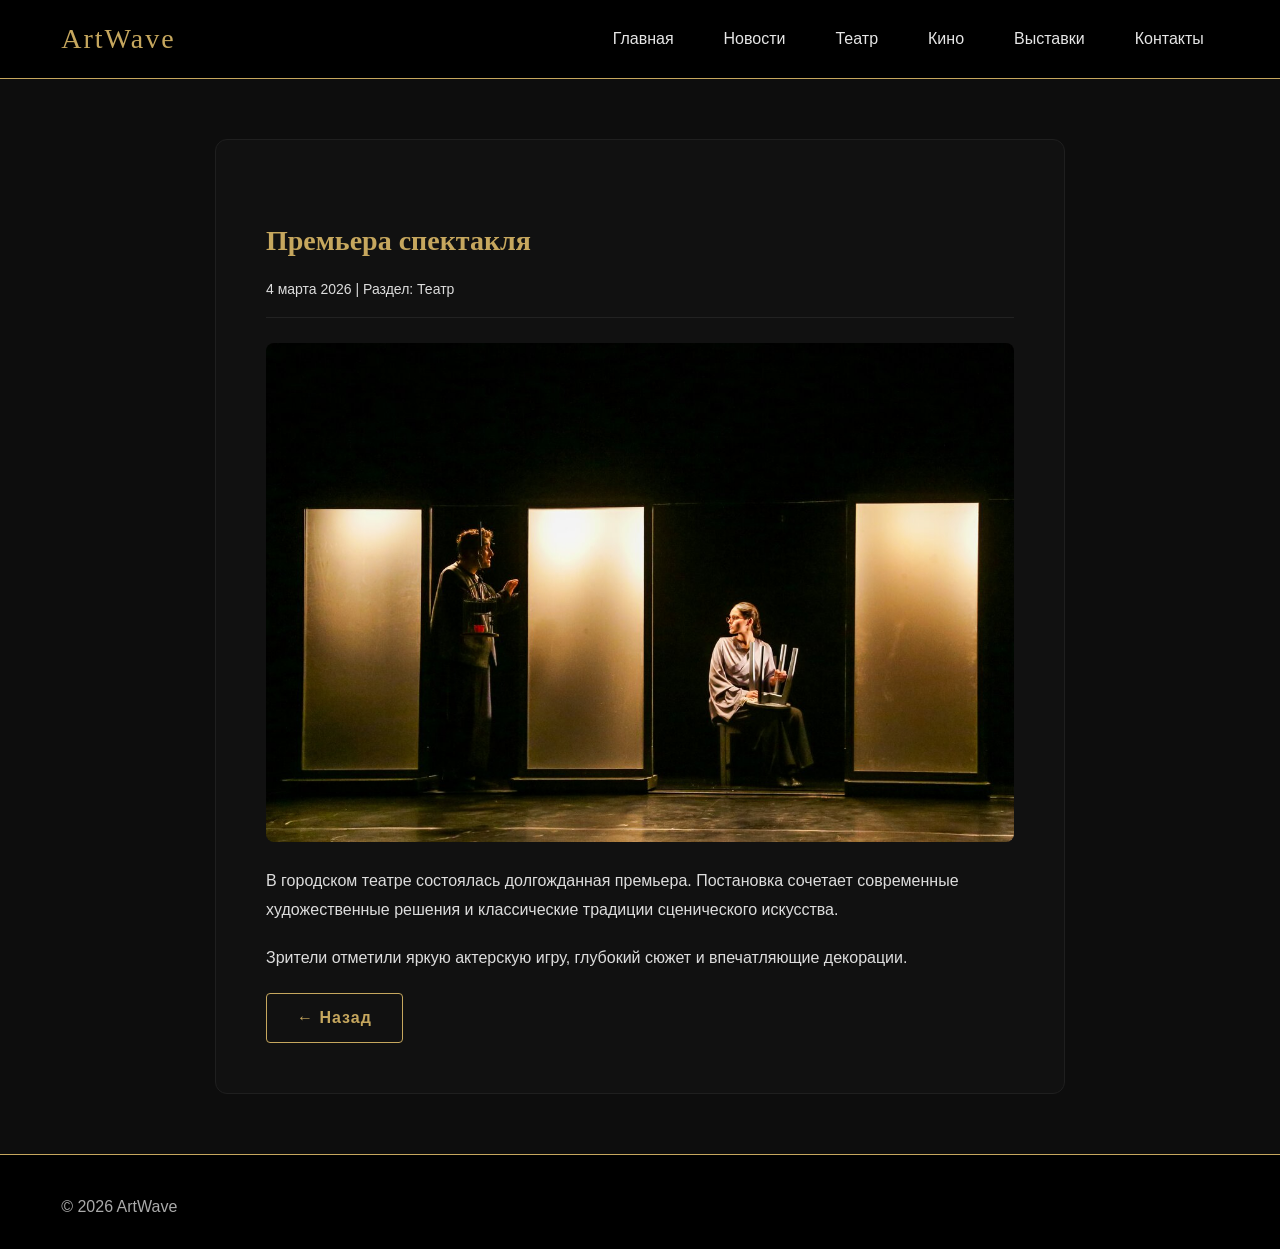
<file: theatre.html>
<!DOCTYPE html>
<html lang="ru">
<head>
    <meta charset="UTF-8">
    <meta name="viewport" content="width=device-width, initial-scale=1.0">
    <title>Премьера спектакля — ArtWave</title>
    <link rel="stylesheet" href="style.css">
     <link rel"=icon" type"=image/svg+xml" href"=favicon.svg">
    <meta property="og:title" content="Премьера спектакля в театре | ArtWave">
<meta property="og:description" content="Подробности премьеры: актерский состав, режиссер, отзывы зрителей. Фото и видео.">
<meta property="og:image" content="http://127.0.0.1:5500/images/преем.jpg">
<meta property="og:url" content="http://127.0.0.1:5500/theatre.html">
<meta property="og:type" content="article">
<meta property="og:site_name" content="ArtWave">
<meta property="og:locale" content="ru_RU">
<meta property="article:published_time" content="2026-03-04">
</head>
<body>

<header>
    <div class="container header-container">
        <a href="index.html" class="logo">ArtWave</a>
        
        <!-- Кнопка-бургер (появляется на мобильных) -->
        <button class="burger-menu" id="burger-menu" aria-label="Меню" aria-expanded="false">
            <span></span>
            <span></span>
            <span></span>
        </button>

        <!-- Навигация (будет скрыта на мобильных по умолчанию) -->
        <nav class="main-nav" id="main-nav">
            <ul class="nav-menu">
                <li><a href="index.html">Главная</a></li>
                <li><a href="article.html">Новости</a></li>
                <li><a href="theatre.html">Театр</a></li>
                <li><a href="cinema.html">Кино</a></li>
                <li><a href="exhibition.html">Выставки</a></li>
                <li><a href="#contacts">Контакты</a></li>
            </ul>
        </nav>
    </div>
</header>

<main class="article-page">
    <div class="container">
        <article class="full-article">
            <h2>Премьера спектакля</h2>
            <p class="article-meta">4 марта 2026 | Раздел: Театр</p>

            <img src="Постановка.jpg" 
                 alt="Театральная постановка">

            <p>
                В городском театре состоялась долгожданная премьера.
                Постановка сочетает современные художественные решения
                и классические традиции сценического искусства.
            </p>

            <p>
                Зрители отметили яркую актерскую игру, глубокий сюжет
                и впечатляющие декорации.
            </p>

            <a href="index.html" class="btn">← Назад</a>
        </article>
    </div>
</main>

<footer>
    <div class="container footer-container">
        <p>© 2026 ArtWave</p>
    </div>
</footer>
 <script>
    document.addEventListener('DOMContentLoaded', function() {
        const burger = document.getElementById('burger-menu');
        const nav = document.getElementById('main-nav');

        if (burger && nav) {
            burger.addEventListener('click', function() {
              
                nav.classList.toggle('active');
                burger.classList.toggle('active');
                
              
                const isExpanded = burger.classList.contains('active');
                burger.setAttribute('aria-expanded', isExpanded);
            });

    
            const navLinks = nav.querySelectorAll('a');
            navLinks.forEach(link => {
                link.addEventListener('click', () => {
                    nav.classList.remove('active');
                    burger.classList.remove('active');
                    burger.setAttribute('aria-expanded', 'false');
                });
            });

          
        }
    });
</script>
</body>
</html>
</file>
<file: style.css>
body {
    font-family: -apple-system, BlinkMacSystemFont, 'Segoe UI', Roboto, Oxygen, Ubuntu, sans-serif;
}
/* ===== СБРОС ===== */
* {
    margin: 0;
    padding: 0;
    box-sizing: border-box;
}

body {
    background-color: #0d0d0d;
    color: #e6e6e6;
    font-family: 'Montserrat', sans-serif;
    line-height: 1.5;
}

/* ===== КОНТЕЙНЕР ===== */
.container {
    width: 92%;
    max-width: 1200px;
    margin: 0 auto;
    padding: 0 10px;
}

/* ===== ИЗОБРАЖЕНИЯ ===== */
img {
    max-width: 100%;
    height: auto;
    display: block;
}

picture {
    display: block;
    width: 100%;
}

/* ===== HEADER ===== */
header {
    background: #000;
    border-bottom: 1px solid #c6a75e;
    padding: 15px 0;
    position: sticky;
    top: 0;
    z-index: 100;
}

.header-container {
    display: flex;
    justify-content: space-between;
    align-items: center;
    flex-wrap: wrap;
}

.logo {
    font-family: 'Playfair Display', serif;
    font-size: 28px;
    color: #c6a75e;
    letter-spacing: 2px;
    text-decoration: none;
    min-height: 48px;
    display: inline-flex;
    align-items: center;
}

.nav-menu {
    list-style: none;
    display: flex;
    gap: 20px;
    flex-wrap: wrap;
}

.nav-menu a {
    text-decoration: none;
    color: #e6e6e6;
    font-weight: 500;
    transition: 0.3s;
    position: relative;
    padding: 12px 15px;
    min-height: 48px;
    display: inline-flex;
    align-items: center;
    white-space: nowrap;
}

.nav-menu a:hover {
    color: #c6a75e;
}

.nav-menu a::after {
    content: "";
    position: absolute;
    width: 0%;
    height: 2px;
    bottom: 0;
    left: 50%;
    transform: translateX(-50%);
    background: #c6a75e;
    transition: 0.3s;
}

.nav-menu a:hover::after {
    width: 80%;
}

/* ===== HERO ===== */
.hero {
    padding: 100px 20px;
    text-align: center;
    background: linear-gradient(rgba(0,0,0,0.8), rgba(0,0,0,0.8)),
                url('https://images.unsplash.com/photo-1497032628192-86f99bcd76bc')
                center/cover no-repeat;
}

.hero h2 {
    font-family: 'Playfair Display', serif;
    font-size: clamp(32px, 6vw, 46px);
    color: #c6a75e;
    margin-bottom: 20px;
}

.hero p {
    color: #ccc;
    font-size: clamp(16px, 3vw, 18px);
    max-width: 600px;
    margin: 0 auto;
}

/* ===== КНОПКИ ===== */
.btn,
.btn-small,
button {
    display: inline-flex;
    align-items: center;
    justify-content: center;
    min-height: 48px;
    min-width: 48px;
    padding: 12px 30px;
    border: 1px solid #c6a75e;
    background: transparent;
    color: #c6a75e;
    text-decoration: none;
    font-weight: 600;
    letter-spacing: 1px;
    transition: all 0.3s ease;
    cursor: pointer;
    font-size: 16px;
    border-radius: 4px;
}

.btn-small {
    padding: 10px 20px;
    min-height: 44px;
    font-size: 15px;
}

.btn:hover,
.btn-small:hover,
button:hover {
    background: #c6a75e;
    color: #000;
    transform: translateY(-2px);
    box-shadow: 0 5px 15px rgba(198, 167, 94, 0.3);
}

.btn:active,
.btn-small:active,
button:active {
    transform: scale(0.98);
    opacity: 0.9;
}

/* ===== СТАТЬИ ===== */
.articles {
    padding: 60px 0;
}

.grid {
    display: grid;
    grid-template-columns: repeat(auto-fit, minmax(280px, 1fr));
    gap: 30px;
}

.card {
    background: #111;
    border: 1px solid #1f1f1f;
    transition: 0.3s;
    border-radius: 8px;
    overflow: hidden;
    display: flex;
    flex-direction: column;
}

.card:hover {
    transform: translateY(-5px);
    border-color: #c6a75e;
    box-shadow: 0 10px 30px rgba(0,0,0,0.5);
}

.card img {
    width: 100%;
    height: 220px;
    object-fit: cover;
    transition: 0.3s;
}

.card:hover img {
    transform: scale(1.05);
}

.card-content {
    padding: 25px;
    flex: 1;
    display: flex;
    flex-direction: column;
}

.card h3 {
    font-family: 'Playfair Display', serif;
    margin-bottom: 15px;
    color: #c6a75e;
    font-size: clamp(20px, 4vw, 24px);
}

.card p {
    margin-bottom: 20px;
    color: #ccc;
    line-height: 1.6;
    flex: 1;
}

.card .btn-small {
    align-self: flex-start;
    margin-top: auto;
}

/* ===== ARTICLE PAGE ===== */
.article-page {
    padding: 60px 0;
}

.full-article {
    max-width: 850px;
    margin: 0 auto;
    background: #111;
    padding: clamp(20px, 5vw, 50px);
    border: 1px solid #1f1f1f;
    border-radius: 12px;
}

.full-article h1 {
    font-family: 'Playfair Display', serif;
    color: #c6a75e;
    margin-bottom: 15px;
    font-size: clamp(24px, 5vw, 36px);
}

.full-article h2 {
    font-family: 'Playfair Display', serif;
    color: #c6a75e;
    margin: 30px 0 15px;
    font-size: clamp(20px, 4vw, 28px);
}

.full-article h3 {
    font-family: 'Playfair Display', serif;
    color: #c6a75e;
    margin: 25px 0 10px;
    font-size: clamp(18px, 3vw, 22px);
}

.article-meta {
    color: #999;
    margin-bottom: 25px;
    font-size: 14px;
    padding-bottom: 15px;
    border-bottom: 1px solid #222;
}

.full-article img {
    width: 100%;
    margin: 25px 0;
    border-radius: 8px;
}

.full-article p {
    margin-bottom: 20px;
    line-height: 1.8;
    color: #ddd;
}

/* ===== CONTACT ===== */
.contact {
    padding: 60px 0;
    background: #0a0a0a;
}

.contact h2 {
    font-family: 'Playfair Display', serif;
    color: #c6a75e;
    text-align: center;
    margin-bottom: 40px;
    font-size: clamp(24px, 5vw, 32px);
}

form {
    max-width: 600px;
    margin: 0 auto;
    display: flex;
    flex-direction: column;
    gap: 20px;
}

input,
textarea {
    background: #111;
    border: 1px solid #333;
    padding: 15px;
    color: #fff;
    font-family: inherit;
    font-size: 16px;
    border-radius: 6px;
    width: 100%;
    min-height: 50px;
    transition: 0.3s;
}

textarea {
    min-height: 120px;
    resize: vertical;
}

input:focus,
textarea:focus {
    outline: none;
    border-color: #c6a75e;
    box-shadow: 0 0 10px rgba(198, 167, 94, 0.3);
}

button[type="submit"] {
    width: 100%;
    background: transparent;
    border: 1px solid #c6a75e;
    color: #c6a75e;
    padding: 15px;
    font-size: 18px;
    font-weight: 600;
    border-radius: 6px;
}

/* ===== FOOTER ===== */
footer {
    background: #000;
    padding: 40px 0 30px;
    border-top: 1px solid #c6a75e;
    color: #aaa;
}

.footer-grid {
    display: grid;
    grid-template-columns: 1fr 1fr;
    gap: 40px;
    align-items: start;
}

.footer-contacts p {
    margin-bottom: 15px;
    color: #aaa;
    font-size: 16px;
}

.footer-contacts a {
    color: #c6a75e;
    text-decoration: none;
    transition: color 0.3s;
    min-height: 44px;
    display: inline-flex;
    align-items: center;
}

.footer-contacts a:hover {
    color: #fff;
    text-decoration: underline;
}

.footer-logo {
    margin-bottom: 20px;
}

.footer-menu h4 {
    font-family: 'Playfair Display', serif;
    color: #c6a75e;
    margin-bottom: 20px;
    font-size: 20px;
}

.footer-menu ul {
    list-style: none;
    padding: 0;
    margin: 0;
}

.footer-menu li {
    margin-bottom: 12px;
}

.footer-menu a {
    color: #ccc;
    text-decoration: none;
    transition: all 0.3s;
    min-height: 44px;
    display: inline-flex;
    align-items: center;
    padding: 5px 0;
}

.footer-menu a:hover {
    color: #c6a75e;
    padding-left: 8px;
}

/* ===== АДАПТАЦИЯ ДЛЯ РАЗНЫХ УСТРОЙСТВ ===== */

/* Планшеты (768px - 1024px) */
@media (max-width: 1024px) {
    .container {
        width: 94%;
    }
    
    .hero {
        padding: 80px 20px;
    }
    
    .grid {
        gap: 25px;
    }
}

/* Планшеты вертикально (до 768px) */
@media (max-width: 768px) {
    .header-container {
        flex-direction: column;
        gap: 15px;
    }
    
    .nav-menu {
        justify-content: center;
        width: 100%;
    }
    
    .nav-menu a {
        padding: 12px 12px;
        font-size: 15px;
        white-space: nowrap;
    }
    
    .hero {
        padding: 60px 20px;
    }
    
    .grid {
        grid-template-columns: repeat(2, 1fr);
        gap: 20px;
    }
    
    .card-content {
        padding: 20px;
    }
    
    .footer-grid {
        grid-template-columns: 1fr;
        gap: 30px;
        text-align: center;
    }
    
    .footer-menu ul {
        display: flex;
        flex-wrap: wrap;
        justify-content: center;
        gap: 20px;
    }
    
    .footer-menu li {
        margin-bottom: 0;
    }
    
    .btn + .btn,
    .btn-small + .btn-small {
        margin-left: 0;
        margin-top: 15px;
    }
    
    .btn, .btn-small {
        width: 100%;
        text-align: center;
    }
    
    .card .btn-small {
        width: 100%;
    }
}

/* Большие телефоны (426px - 600px) */
@media (max-width: 600px) {
    .grid {
        grid-template-columns: 1fr;
        max-width: 450px;
        margin: 0 auto;
    }
    
    .nav-menu {
        flex-wrap: wrap;
        gap: 8px;
    }
    
    .nav-menu a {
        padding: 10px 12px;
        font-size: 14px;
        flex: 1 1 auto;
        text-align: center;
    }
    
    .hero h2 {
        font-size: 28px;
    }
    
    .full-article {
        padding: 25px;
    }
    
    .contact {
        padding: 40px 0;
    }
    
    .footer-menu ul {
        flex-direction: column;
        gap: 10px;
    }
}

/* Маленькие телефоны (до 425px) */
@media (max-width: 425px) {
    .container {
        width: 96%;
        padding: 0 5px;
    }
    
    .header-container {
        gap: 10px;
    }
    
    .logo {
        font-size: 24px;
    }
    
    .nav-menu {
        flex-direction: column;
        width: 100%;
        gap: 5px;
    }
    
    .nav-menu a {
        width: 100%;
        padding: 14px;
        font-size: 16px;
        border-bottom: 1px solid #222;
        justify-content: center;
    }
    
    .nav-menu a:last-child {
        border-bottom: none;
    }
    
    .hero {
        padding: 50px 15px;
    }
    
    .hero h2 {
        font-size: 26px;
    }
    
    .btn, .btn-small, button {
        min-height: 52px;
        padding: 14px 20px;
        font-size: 16px;
    }
    
    .card h3 {
        font-size: 20px;
    }
    
    .card p {
        font-size: 15px;
    }
    
    .full-article {
        padding: 20px;
    }
    
    .full-article h1 {
        font-size: 24px;
    }
    
    .article-meta {
        font-size: 13px;
    }
    
    input, textarea, select {
        font-size: 16px;
        padding: 14px;
    }
    
    .footer-contacts p {
        font-size: 15px;
    }
    
    .footer-menu a {
        font-size: 16px;
        padding: 8px 0;
    }
}

/* Очень маленькие телефоны (до 320px) */
@media (max-width: 320px) {
    .logo {
        font-size: 22px;
    }
    
    .hero h2 {
        font-size: 22px;
    }
    
    .hero p {
        font-size: 14px;
    }
    
    .btn, .btn-small {
        padding: 12px 15px;
        font-size: 15px;
    }
    
    .card-content {
        padding: 15px;
    }
    
    .card h3 {
        font-size: 18px;
    }
    
    .card p {
        font-size: 14px;
    }
    
    .full-article {
        padding: 15px;
    }
    
    .full-article h1 {
        font-size: 20px;
    }
}

/* ===== TOUCH-УЛУЧШЕНИЯ ===== */
* {
    -webkit-tap-highlight-color: rgba(198, 167, 94, 0.2);
    touch-action: manipulation;
}

html {
    -webkit-overflow-scrolling: touch;
    scroll-behavior: smooth;
}


a, button, .btn, .btn-small {
    touch-action: manipulation;
}

/* ===== УТИЛИТЫ ===== */
.text-center {
    text-align: center;
}

.mt-2 {
    margin-top: 20px;
}

.mb-2 {
    margin-bottom: 20px;
}

.hidden {
    display: none;
}
/* ===== БУРГЕР-МЕНЮ ===== */


.burger-menu {
    display: none;
    flex-direction: column;
    justify-content: space-around;
    width: 35px;
    height: 35px;
    background: transparent;
    border: none;
    cursor: pointer;
    padding: 5px;
    z-index: 110; 
    border: 1px solid #c6a75e;
    border-radius: 5px;
    min-height: unset; 
}

.burger-menu span {
    width: 100%;
    height: 2px;
    background-color: #c6a75e;
    transition: all 0.3s linear;
    border-radius: 2px;
}


.burger-menu.active span:nth-child(1) {
    transform: rotate(45deg) translate(6px, 6px);
}

.burger-menu.active span:nth-child(2) {
    opacity: 0;
}

.burger-menu.active span:nth-child(3) {
    transform: rotate(-45deg) translate(6px, -6px);
}


@media (max-width: 768px) {

    .header-container {
        flex-direction: row; 
        flex-wrap: nowrap;
        justify-content: space-between;
        align-items: center;
    }

    .burger-menu {
        display: flex; 
    }

    .main-nav {
        position: fixed; 
        top: 70px; 
        left: -100%; 
        width: 80%;
        max-width: 300px;
        height: 100vh; 
        background-color: #111;
        border-top: 1px solid #c6a75e;
        border-right: 1px solid #c6a75e;
        transition: left 0.3s ease-in-out;
        z-index: 100;
        padding: 30px 20px;
        box-shadow: 2px 0 10px rgba(0,0,0,0.5);
    }

    .main-nav.active {
        left: 0; 
    }

    .nav-menu {
        flex-direction: column; 
        align-items: flex-start;
        gap: 15px;
    }

    .nav-menu a {
        white-space: normal; 
        width: 100%;
        padding: 15px 0;
        border-bottom: 1px solid #222;
    }
    
    .nav-menu a:last-child {
        border-bottom: none;
    }


    .nav-menu a::after {
        content: none;
    }
}

/* Для очень маленьких экранов */
@media (max-width: 425px) {
    .main-nav {
        top: 65px; 
    }
    
    .nav-menu a {
        font-size: 18px;
    }
}
</file>
